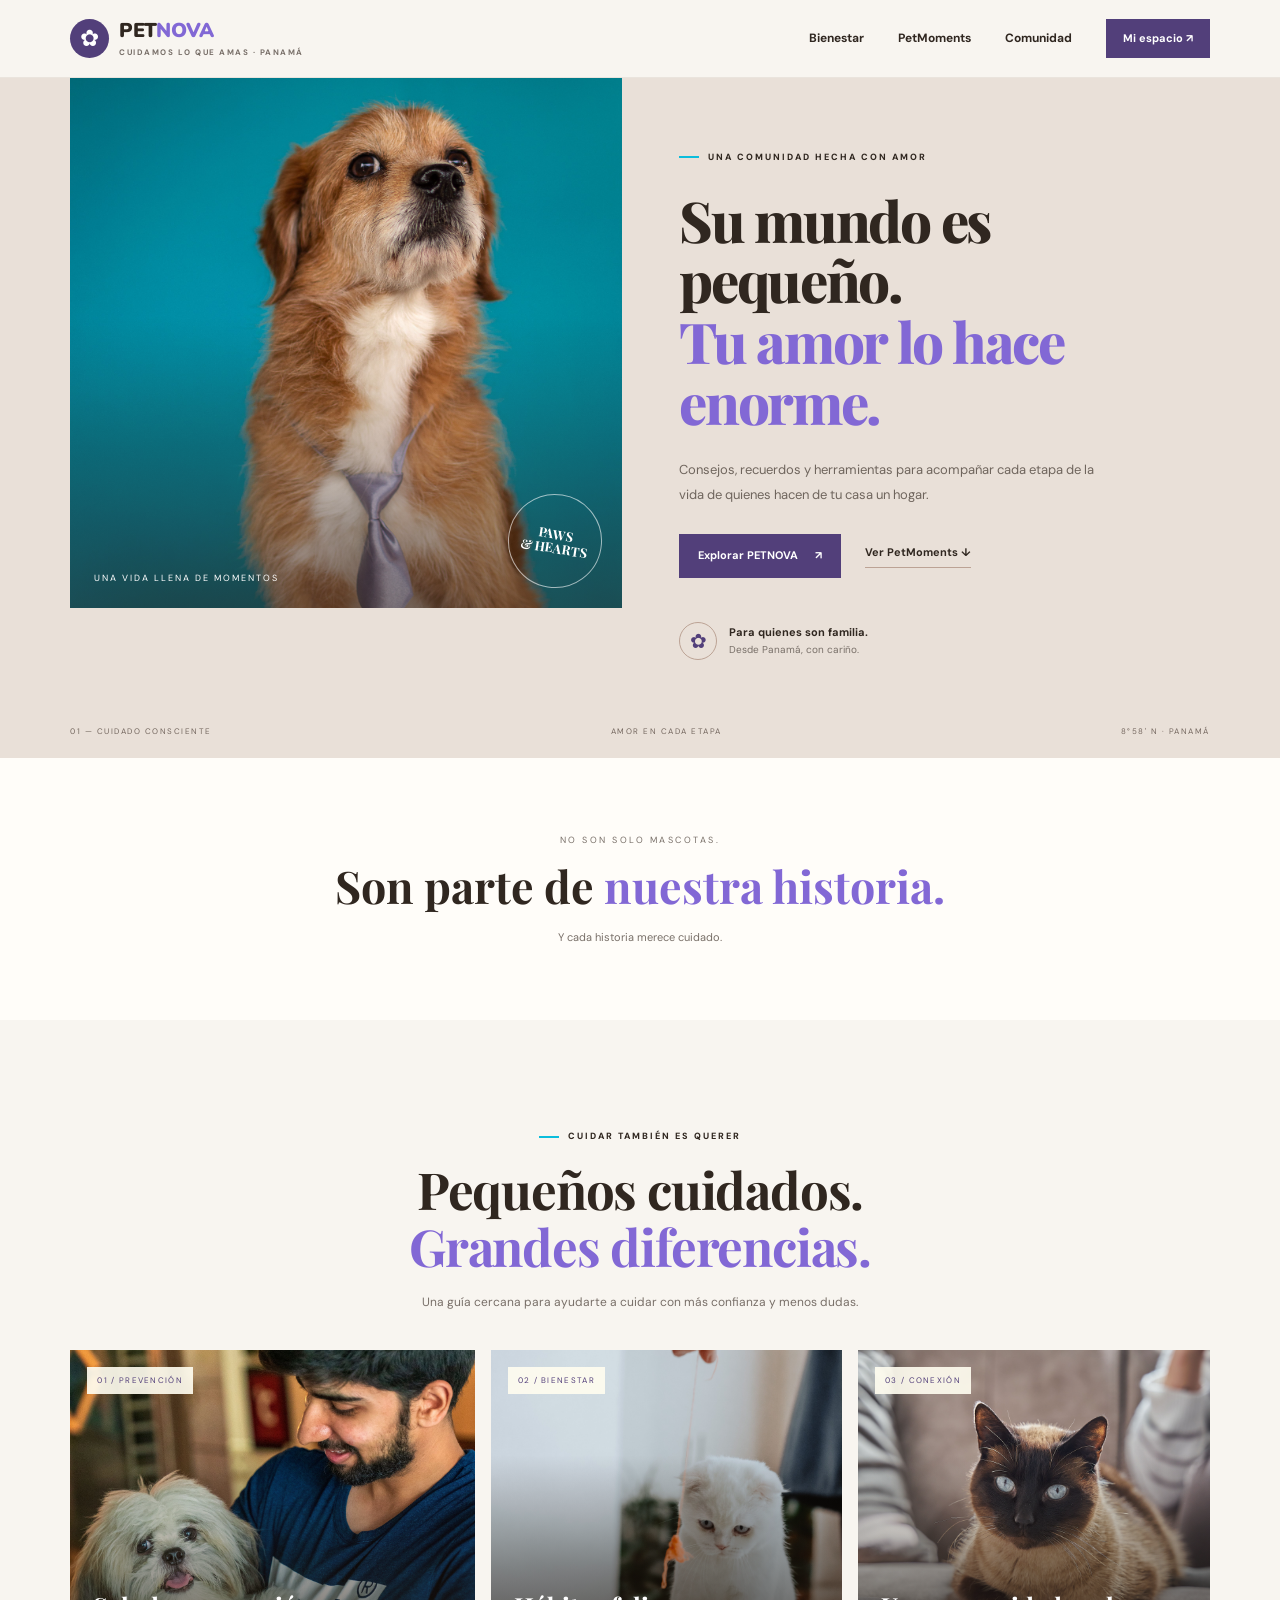
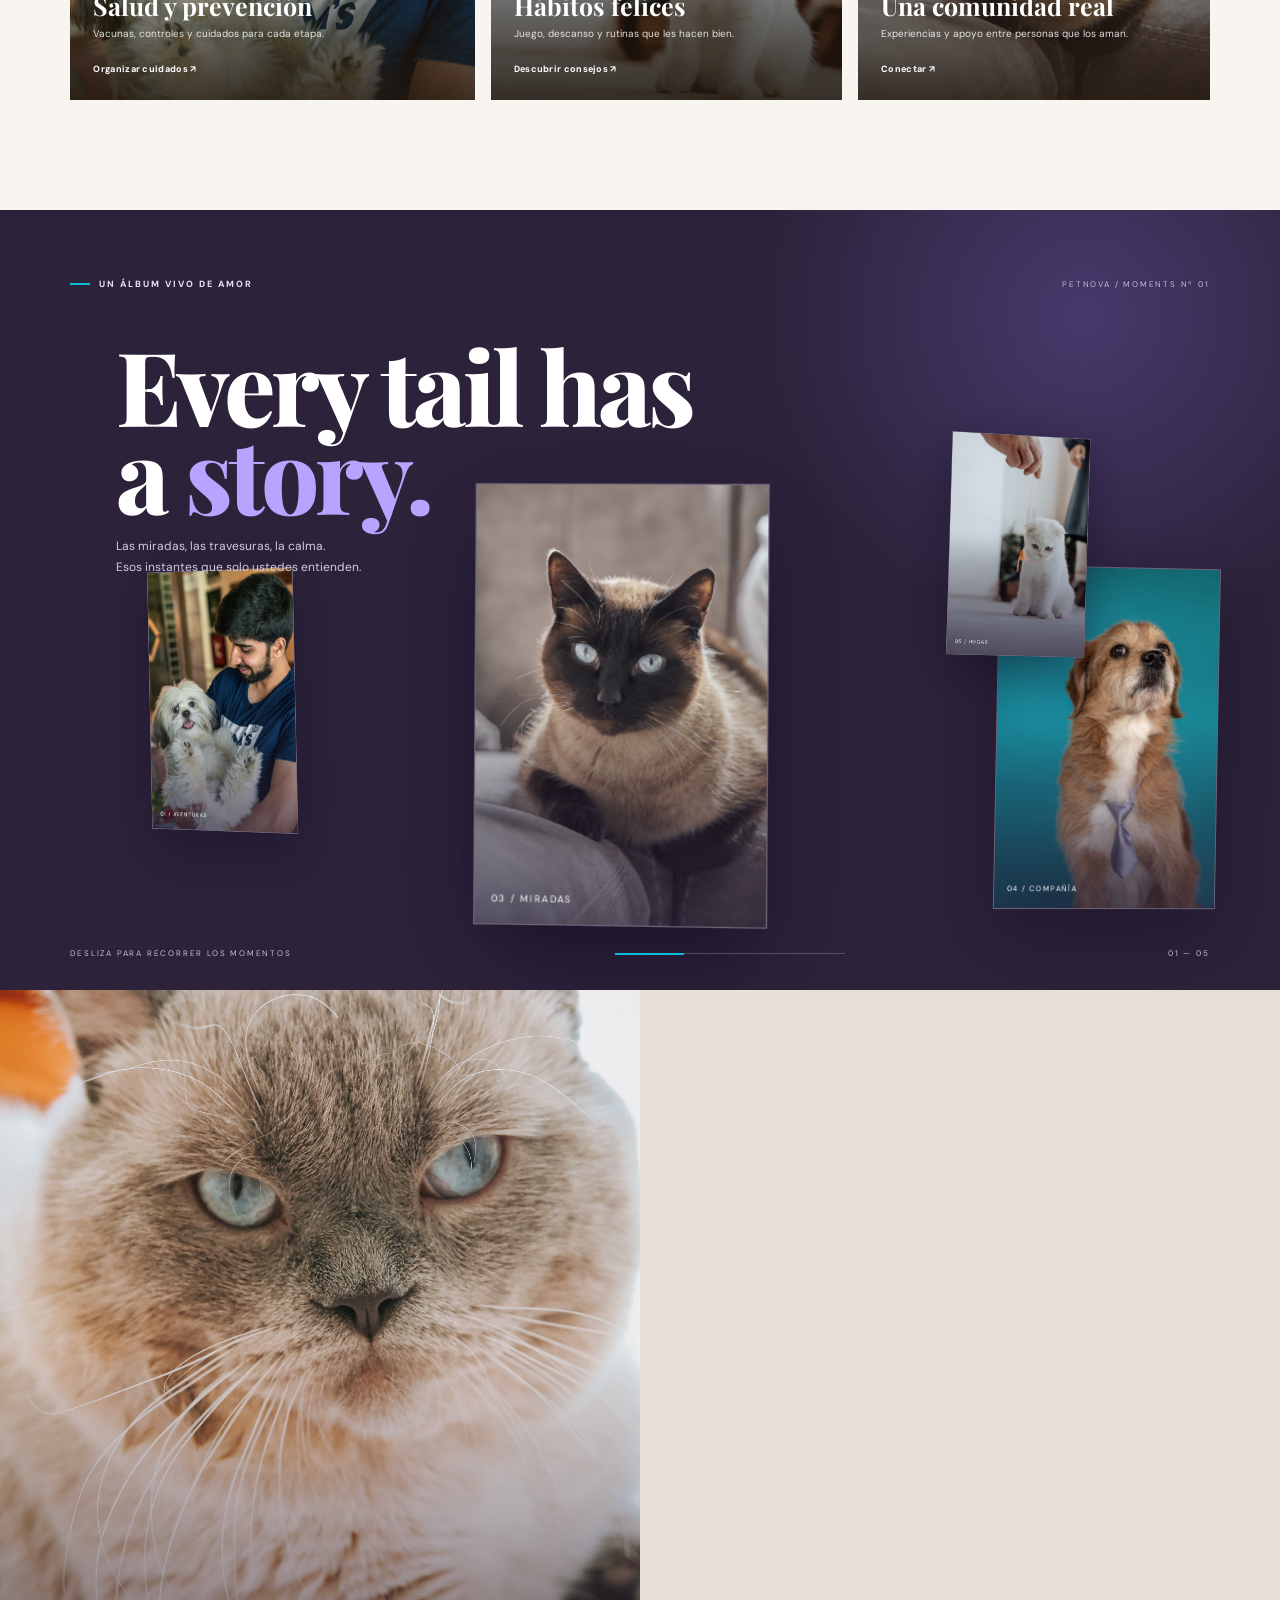
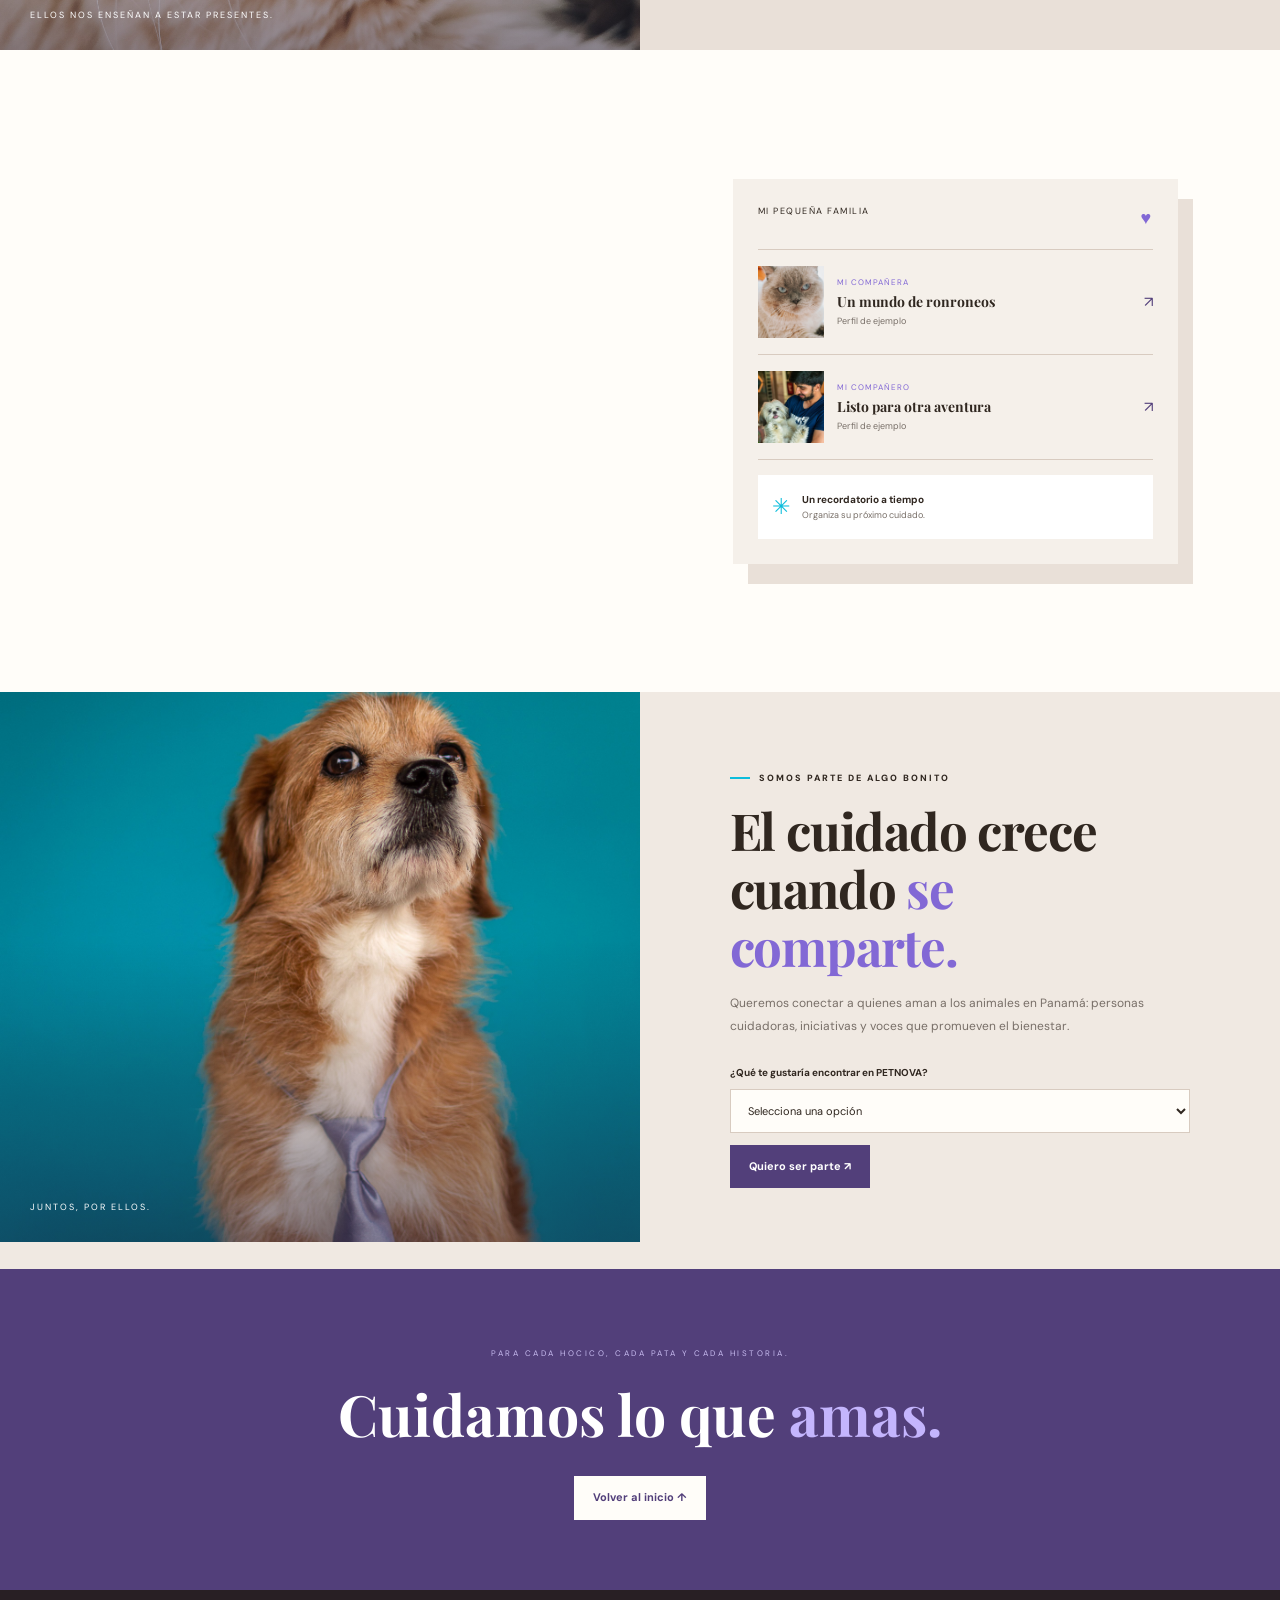
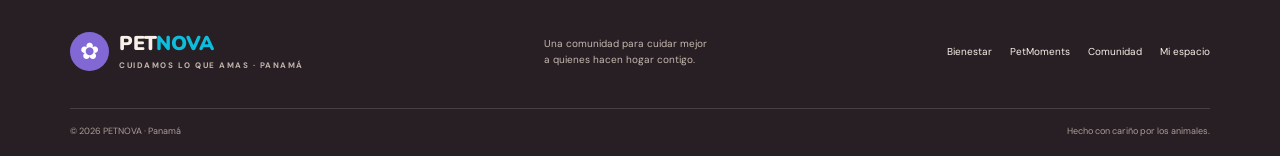
<file: index.html>
<!doctype html>
<html lang="es">
<head>
<meta charset="UTF-8"><meta name="viewport" content="width=device-width, initial-scale=1">
<meta name="theme-color" content="#e9e0d8">
<meta name="description" content="PETNOVA: una comunidad en Panamá para cuidar mejor a los animales que amamos.">
<title>PETNOVA — Cuidamos lo que amas</title>
<link rel="preconnect" href="https://fonts.googleapis.com"><link rel="preconnect" href="https://fonts.gstatic.com" crossorigin>
<link href="https://fonts.googleapis.com/css2?family=DM+Sans:wght@400;500;600;700&family=Nunito:wght@500;600;700;800;900&family=Playfair+Display:wght@600;700;800&display=swap" rel="stylesheet">
<link rel="stylesheet" href="ccs/estilos.css">
</head>
<body>
<a class="skip-link" href="#contenido">Saltar al contenido</a>
<header class="site-header">
 <a class="brand" href="#inicio" aria-label="PETNOVA inicio"><span class="brand-mark">✿</span><span class="brand-word">PET<span>NOVA</span><small>CUIDAMOS LO QUE AMAS · PANAMÁ</small></span></a>
 <button class="menu-toggle" id="menuToggle" aria-expanded="false" aria-controls="mainNav" aria-label="Abrir menú"><span></span><span></span><span></span></button>
 <nav class="main-nav" id="mainNav"><a href="#bienestar">Bienestar</a><a href="#petmoments">PetMoments</a><a href="#comunidad">Comunidad</a><button class="btn btn-small" id="openDashboard">Mi espacio ↗</button></nav>
</header>
<main id="contenido">
<section class="hero" id="inicio">
 <div class="hero-image"><img src="img/dog 2.jpg" alt="Perro mirando con curiosidad y ternura"><span class="hero-image-label">UNA VIDA LLENA DE MOMENTOS</span><span class="hero-stamp">PAWS<br> & HEARTS</span></div>
 <div class="hero-copy"><p class="eyebrow"><span></span> UNA COMUNIDAD HECHA CON AMOR</p><h1>Su mundo es pequeño.<br><em>Tu amor lo hace enorme.</em></h1><p class="hero-lead">Consejos, recuerdos y herramientas para acompañar cada etapa de la vida de quienes hacen de tu casa un hogar.</p><div class="hero-actions"><a class="btn btn-primary" href="#bienestar">Explorar PETNOVA <span>↗</span></a><a class="text-link" href="#petmoments">Ver PetMoments ↓</a></div><div class="hero-note"><span class="paw">✿</span><span><b>Para quienes son familia.</b><small>Desde Panamá, con cariño.</small></span></div></div>
 <div class="hero-bottomline"><span>01 — CUIDADO CONSCIENTE</span><span>AMOR EN CADA ETAPA</span><span>8°58' N · PANAMÁ</span></div>
</section>
<section class="intro-strip"><p>NO SON SOLO MASCOTAS.</p><h2>Son parte de <em>nuestra historia.</em></h2><span>Y cada historia merece cuidado.</span></section>
<section class="services section-wrap" id="bienestar"><div class="section-title"><p class="eyebrow"><span></span> CUIDAR TAMBIÉN ES QUERER</p><h2>Pequeños cuidados.<br><em>Grandes diferencias.</em></h2><p>Una guía cercana para ayudarte a cuidar con más confianza y menos dudas.</p></div>
 <div class="service-grid">
  <a class="service-card service-dog" href="#herramientas"><img src="img/dog 1.jpg" alt="Perro disfrutando de un paseo"><span class="service-tag">01 / PREVENCIÓN</span><div><h3>Salud y prevención</h3><p>Vacunas, controles y cuidados para cada etapa.</p><b>Organizar cuidados ↗</b></div></a>
  <a class="service-card service-cat" href="#recursos"><img src="img/cat 4.jpg" alt="Gato descansando"><span class="service-tag">02 / BIENESTAR</span><div><h3>Hábitos felices</h3><p>Juego, descanso y rutinas que les hacen bien.</p><b>Descubrir consejos ↗</b></div></a>
  <a class="service-card service-community" href="#comunidad"><img src="img/cat 2.jpg" alt="Gato mirando atentamente"><span class="service-tag">03 / CONEXIÓN</span><div><h3>Una comunidad real</h3><p>Experiencias y apoyo entre personas que los aman.</p><b>Conectar ↗</b></div></a>
 </div>
</section>
<section class="petmoments" id="petmoments"><div class="pm-top"><p class="eyebrow"><span></span> UN ÁLBUM VIVO DE AMOR</p><span class="pm-edition">PETNOVA / MOMENTS Nº 01</span></div><div class="pm-heading"><h2>Every tail has<br>a <em>story.</em></h2><p>Las miradas, las travesuras, la calma.<br>Esos instantes que solo ustedes entienden.</p></div><div class="pm-stage" aria-label="Galería de momentos con mascotas">
 <article class="pm-card pm-1"><img src="img/dog 1.jpg" alt="Un perro en un momento cotidiano"><span>01 / AVENTURAS</span></article><article class="pm-card pm-2"><img src="img/cat 1.jpg" alt="Gato relajado"><span>02 / PAUSA</span></article><article class="pm-card pm-3"><img src="img/cat 2.jpg" alt="La mirada de un gato"><span>03 / MIRADAS</span></article><article class="pm-card pm-4"><img src="img/dog 2.jpg" alt="Perro curioso"><span>04 / COMPAÑÍA</span></article><article class="pm-card pm-5"><img src="img/cat 4.jpg" alt="Gato en casa"><span>05 / HOGAR</span></article></div><div class="pm-bottom"><span>DESLIZA PARA RECORRER LOS MOMENTOS</span><span class="pm-progress"><i></i></span><span>01 — 05</span></div></section>
<section class="values"><div class="values-photo"><img src="img/cat 1.jpg" alt="Gato en un entorno tranquilo"><span>ELLOS NOS ENSEÑAN A ESTAR PRESENTES.</span></div><div class="values-copy"><p class="eyebrow"><span></span> NUESTRA FORMA DE VER EL CUIDADO</p><h2>Más cariño.<br>Más conocimiento.<br><em>Mejores días.</em></h2><div class="value-row"><span>01</span><div><b>Aprender sin juzgar</b><p>Información sencilla para tomar decisiones más conscientes.</p></div></div><div class="value-row"><span>02</span><div><b>Cuidar con intención</b><p>Pequeños hábitos y recordatorios para no dejar lo importante al azar.</p></div></div><div class="value-row"><span>03</span><div><b>Crecer en comunidad</b><p>El bienestar animal también se construye acompañándonos.</p></div></div></div></section>
<section class="workspace" id="herramientas"><div class="workspace-copy"><p class="eyebrow"><span></span> TU RINCÓN PETNOVA</p><h2>Todo su cuidado,<br><em>en un mismo lugar.</em></h2><p>Crea sus perfiles, anota fechas importantes y lleva un registro sencillo de sus cuidados.</p><ul><li>Perfiles para tus mascotas</li><li>Recordatorios de citas y cuidados</li><li>Notas para tener todo presente</li></ul><button class="btn btn-primary" id="openDashboard2">Entrar a mi espacio ↗</button><small>Prototipo: los datos se guardan en este navegador.</small></div><div class="workspace-card"><div class="workspace-card-head"><span>MI PEQUEÑA FAMILIA</span><span class="workspace-heart">♥</span></div><div class="workspace-pet"><img src="img/cat 1.jpg" alt=""><div><small>MI COMPAÑERA</small><b>Un mundo de ronroneos</b><span>Perfil de ejemplo</span></div><i>↗</i></div><div class="workspace-pet"><img src="img/dog 1.jpg" alt=""><div><small>MI COMPAÑERO</small><b>Listo para otra aventura</b><span>Perfil de ejemplo</span></div><i>↗</i></div><div class="workspace-reminder"><span>✳</span><div><b>Un recordatorio a tiempo</b><small>Organiza su próximo cuidado.</small></div></div></div></section>
<section class="community" id="comunidad"><div class="community-image"><img src="img/dog 2.jpg" alt="Perro como parte de una familia"><span>JUNTOS, POR ELLOS.</span></div><div class="community-copy"><p class="eyebrow"><span></span> SOMOS PARTE DE ALGO BONITO</p><h2>El cuidado crece<br>cuando <em>se comparte.</em></h2><p>Queremos conectar a quienes aman a los animales en Panamá: personas cuidadoras, iniciativas y voces que promueven el bienestar.</p><form id="interestForm"><label for="interest">¿Qué te gustaría encontrar en PETNOVA?</label><select id="interest" required><option value="">Selecciona una opción</option><option>Consejos de bienestar</option><option>Recordatorios y organización</option><option>Comunidad y actividades</option><option>Adopción responsable</option><option>Servicios para mascotas en Panamá</option></select><button class="btn btn-primary" type="submit">Quiero ser parte ↗</button><p class="form-feedback" id="interestFeedback" role="status"></p></form></div></section>
<section class="last-call" id="recursos"><p>PARA CADA HOCICO, CADA PATA Y CADA HISTORIA.</p><h2>Cuidamos lo que <em>amas.</em></h2><a class="btn btn-light" href="#inicio">Volver al inicio ↑</a></section>
</main>
<footer class="site-footer"><div class="footer-top"><a class="brand footer-brand" href="#inicio"><span class="brand-mark">✿</span><span class="brand-word">PET<span>NOVA</span><small>CUIDAMOS LO QUE AMAS · PANAMÁ</small></span></a><p>Una comunidad para cuidar mejor<br>a quienes hacen hogar contigo.</p><nav><a href="#bienestar">Bienestar</a><a href="#petmoments">PetMoments</a><a href="#comunidad">Comunidad</a><a href="#herramientas">Mi espacio</a></nav></div><div class="footer-bottom"><span>© <span id="currentYear"></span> PETNOVA · Panamá</span><span>Hecho con cariño por los animales.</span></div></footer>
  <dialog class="dashboard-modal" id="dashboardModal" aria-labelledby="modalTitle">
    <div class="modal-head"><div><span class="eyebrow">TU ESPACIO PERSONAL</span><h2 id="modalTitle">Mi PETNOVA</h2></div><button class="modal-close" id="closeDashboard" aria-label="Cerrar">×</button></div>
    <div class="modal-tabs" role="tablist" aria-label="Herramientas de mi espacio"><button class="modal-tab active" data-tab="petsPanel" role="tab" aria-selected="true">Mis mascotas</button><button class="modal-tab" data-tab="remindersPanel" role="tab" aria-selected="false">Recordatorios</button></div>
    <section class="modal-panel" id="petsPanel" role="tabpanel"><p class="modal-intro">Registra a tus compañeros para tener sus datos básicos a mano.</p><form id="petForm" class="compact-form"><div class="field-row"><div class="field"><label for="petName">Nombre</label><input id="petName" name="petName" maxlength="40" placeholder="Ej. Luna" required></div><div class="field"><label for="petSpecies">Especie</label><select id="petSpecies" name="petSpecies"><option>Perro</option><option>Gato</option><option>Otro</option></select></div></div><div class="field-row"><div class="field"><label for="petBirthday">Fecha de nacimiento (opcional)</label><input id="petBirthday" name="petBirthday" type="date"></div><div class="field"><label for="petNotes">Nota (opcional)</label><input id="petNotes" name="petNotes" maxlength="100" placeholder="Ej. le gusta pasear"></div></div><button class="btn btn-primary" type="submit">Añadir mascota +</button><p class="form-feedback" id="petFeedback" role="status"></p></form><div class="saved-list" id="petsList"></div></section>
    <section class="modal-panel" id="remindersPanel" role="tabpanel" hidden><p class="modal-intro">Anota vacunas, citas, baños u otras fechas de cuidado. Este prototipo no envía notificaciones externas.</p><form id="reminderForm" class="compact-form"><div class="field-row"><div class="field"><label for="reminderTitle">¿Qué necesitas recordar?</label><input id="reminderTitle" maxlength="70" placeholder="Ej. Consulta veterinaria" required></div><div class="field"><label for="reminderDate">Fecha</label><input id="reminderDate" type="date" required></div></div><div class="field"><label for="reminderPet">Mascota (opcional)</label><select id="reminderPet"><option value="">Sin asignar</option></select></div><button class="btn btn-primary" type="submit">Guardar recordatorio +</button><p class="form-feedback" id="reminderFeedback" role="status"></p></form><div class="saved-list" id="remindersList"></div></section>
    <p class="modal-privacy">Tus registros se guardan localmente en este navegador. No introduzcas información sensible.</p>
  </dialog>

<div class="toast" id="toast" role="status" aria-live="polite"></div>
<script src="script.js"></script><script src="transiciones.js"></script>
</body></html>
</file>
<file: ccs/estilos.css>
@import url('https://fonts.googleapis.com/css2?family=DM+Sans:wght@400;500;600;700&family=Nunito:wght@600;700;800;900&family=Playfair+Display:wght@600;700;800&display=swap');
:root{--purple:#8268d5;--cyan:#0cbddc;--deep:#523f7a;--ink:#302720;--muted:#786f68;--paper:#f8f5f0;--sand:#e9e0d8;--clay:#bca395;--white:#fffdf9;--line:#d8cbc0;--serif:'Playfair Display',Georgia,serif;--sans:'DM Sans',sans-serif;--round:'Nunito',sans-serif}
*{box-sizing:border-box}html{scroll-behavior:smooth;scroll-padding-top:80px}body{margin:0;background:var(--paper);color:var(--ink);font:15px/1.6 var(--sans)}body.modal-open{overflow:hidden}img{display:block;width:100%;height:100%;object-fit:cover}a{color:inherit;text-decoration:none}button,input,select{font:inherit}button{cursor:pointer}.skip-link{position:absolute;top:-60px;left:10px;z-index:100;background:white;padding:10px}.skip-link:focus{top:10px}.site-header{height:78px;display:flex;align-items:center;justify-content:space-between;padding:0 5.5%;position:sticky;top:0;z-index:30;background:#f8f5f0ed;backdrop-filter:blur(18px);border-bottom:1px solid #d8cbc066}.brand{display:flex;align-items:center;gap:10px}.brand-mark{width:39px;height:39px;border-radius:50%;display:grid;place-items:center;background:var(--deep);color:#fff;font-size:23px}.brand-word{font:900 20px/1 var(--round);letter-spacing:-.7px}.brand-word>span{color:var(--purple)}.brand-word small{display:block;font:700 8px var(--sans);letter-spacing:1.5px;color:var(--muted);margin-top:6px}.main-nav{display:flex;align-items:center;gap:34px;font-size:12px;font-weight:700}.main-nav>a:hover{color:var(--purple)}.menu-toggle{display:none}.btn{border:0;display:inline-flex;align-items:center;justify-content:center;gap:17px;padding:13px 19px;background:var(--deep);color:white;font-size:11px;font-weight:700;transition:transform .25s,background .25s}.btn:hover{transform:translateY(-2px);background:var(--purple)}.btn-small{padding:11px 17px}.btn-primary{background:var(--deep)}.btn-light{background:var(--white);color:var(--deep)}.text-link{font-size:11px;font-weight:700;border-bottom:1px solid var(--clay);padding-bottom:5px}.eyebrow{font-size:9px;letter-spacing:2px;font-weight:800;display:flex;align-items:center;gap:9px}.eyebrow>span{display:inline-block;width:20px;height:2px;background:var(--cyan)}.hero{min-height:680px;display:grid;grid-template-columns:1.02fr .98fr;position:relative;background:var(--sand);padding:0 5.5% 60px;gap:5%;align-items:center;overflow:hidden}.hero-image{height:530px;position:relative;align-self:start;margin-top:0;overflow:hidden;background:#bca395}.hero-image:after{content:'';position:absolute;inset:45% 0 0;background:linear-gradient(transparent,#34241b80)}.hero-image img{object-position:55% center;transition:transform 1.2s}.hero-image:hover img{transform:scale(1.035)}.hero-image-label{position:absolute;bottom:23px;left:24px;z-index:1;color:white;font-size:9px;letter-spacing:2px}.hero-stamp{position:absolute;z-index:2;right:20px;bottom:20px;width:94px;height:94px;border:1px solid #fff9;border-radius:50%;display:grid;place-content:center;text-align:center;color:white;font:700 13px/1.1 var(--serif);transform:rotate(9deg)}.hero-copy{padding:35px 0 10px;max-width:560px}.hero-copy h1{font:800 clamp(38px,4.4vw,66px)/1.08 var(--serif);letter-spacing:-2.3px;margin:25px 0}.hero-copy h1 em,.section-title h2 em,.pm-heading h2 em,.values-copy h2 em,.workspace-copy h2 em,.community-copy h2 em,.last-call h2 em{font-style:normal;color:var(--purple)}.hero-lead{max-width:430px;color:#6f655d;font-size:13px;line-height:1.9}.hero-actions{display:flex;align-items:center;gap:24px;margin-top:27px;flex-wrap:wrap}.hero-note{display:flex;align-items:center;gap:12px;margin-top:44px}.paw{width:38px;height:38px;display:grid;place-items:center;border:1px solid var(--clay);border-radius:50%;color:var(--deep);font-size:20px}.hero-note b,.hero-note small{display:block}.hero-note b{font-size:11px}.hero-note small{font-size:10px;color:var(--muted)}.hero-bottomline{position:absolute;bottom:20px;left:5.5%;right:5.5%;display:flex;justify-content:space-between;color:#74675f;font-size:8px;letter-spacing:1.5px}.intro-strip{text-align:center;padding:66px 20px 72px;background:var(--white)}.intro-strip>p{font-size:9px;letter-spacing:2.5px;color:var(--muted)}.intro-strip h2{font:700 clamp(28px,3.5vw,45px) var(--serif);margin:9px 0}.intro-strip em{font-style:normal;color:var(--purple)}.intro-strip>span{font-size:11px;color:var(--muted)}.section-wrap{width:min(1180px,89%);margin:auto}.services{padding-top:100px;padding-bottom:110px}.section-title{text-align:center;max-width:600px;margin:0 auto 38px}.section-title .eyebrow{justify-content:center}.section-title h2,.values-copy h2,.workspace-copy h2,.community-copy h2{font:700 clamp(34px,4vw,51px)/1.13 var(--serif);letter-spacing:-1.2px;margin:17px 0}.section-title>p:last-child,.community-copy>p:not(.eyebrow){font-size:12px;color:var(--muted);max-width:470px;margin:0 auto}.service-grid{display:grid;grid-template-columns:1.15fr 1fr 1fr;gap:16px}.service-card{position:relative;min-height:350px;overflow:hidden;background:#d7c6b9;isolation:isolate}.service-card:after{content:'';position:absolute;inset:30% 0 0;background:linear-gradient(transparent,#21170edb);z-index:0}.service-card img{position:absolute;inset:0;transition:transform .8s;object-position:center}.service-card:hover img{transform:scale(1.05)}.service-tag{position:absolute;top:17px;left:17px;background:#fffdf0e8;color:var(--deep);padding:7px 10px;font-size:8px;letter-spacing:1.3px;z-index:1}.service-card>div{position:absolute;z-index:1;left:23px;right:18px;bottom:21px;color:white}.service-card h3{font:700 25px var(--serif);margin:0 0 4px}.service-card p{font-size:10px;color:#ffffffd9;margin:0 0 13px}.service-card b{font-size:9px;letter-spacing:.3px}.petmoments{min-height:780px;position:relative;overflow:hidden;background:#2c233b;color:white;padding:58px 5.5% 32px;isolation:isolate}.petmoments:before{content:'';position:absolute;width:650px;height:650px;border-radius:50%;background:radial-gradient(circle,#8268d550,transparent 70%);top:-220px;right:-130px;pointer-events:none}.pm-top,.pm-bottom{position:relative;z-index:3;display:flex;align-items:center;justify-content:space-between}.petmoments .eyebrow{color:#e6dff5}.pm-edition,.pm-bottom{font-size:8px;letter-spacing:1.8px;color:#c8bdd6}.pm-heading{position:relative;z-index:3;margin:40px 0 0 4%;pointer-events:none}.pm-heading h2{font:800 clamp(55px,8vw,112px)/.86 var(--serif);letter-spacing:-4px;margin:0}.pm-heading h2 em{color:#b7a4ff}.pm-heading p{font-size:12px;line-height:1.8;color:#d4cbdc;margin-top:19px}.pm-stage{position:absolute;inset:0;perspective:1200px;perspective-origin:55% 50%;pointer-events:none}.pm-card{position:absolute;left:57%;top:53%;width:clamp(150px,19vw,250px);height:clamp(220px,29vw,365px);background:#453752;border:1px solid #ffffff38;box-shadow:0 25px 75px #100a1e70;overflow:hidden;transform-style:preserve-3d;will-change:transform}.pm-card:after{content:'';position:absolute;inset:45% 0 0;background:linear-gradient(transparent,#211a32a8)}.pm-card img{filter:saturate(.78);transition:filter .4s,transform .8s}.pm-card span{position:absolute;z-index:1;bottom:14px;left:14px;font-size:8px;letter-spacing:1.4px}.pm-1{--x:-34vw;--y:7vh;--z:-90px;--r:-12deg;--s:.77}.pm-2{--x:-17vw;--y:14vh;--z:10px;--r:-7deg;--s:.91}.pm-3{--x:1vw;--y:5vh;--z:140px;--r:3deg;--s:1.04}.pm-4{--x:20vw;--y:14vh;--z:30px;--r:9deg;--s:.91}.pm-5{--x:35vw;--y:-12vh;--z:-160px;--r:15deg;--s:.7}.pm-bottom{position:absolute;left:5.5%;right:5.5%;bottom:30px}.pm-progress{height:1px;background:#ffffff35;flex:1;max-width:230px}.pm-progress i{display:block;height:2px;width:30%;background:var(--cyan)}.values{display:grid;grid-template-columns:1fr 1fr;background:#e9e0d8}.values-photo{height:660px;position:relative;overflow:hidden}.values-photo:after{content:'';position:absolute;inset:55% 0 0;background:linear-gradient(transparent,#211a3266)}.values-photo img{object-position:center}.values-photo>span{position:absolute;bottom:28px;left:30px;z-index:1;color:white;font-size:9px;letter-spacing:2px}.values-copy{padding:75px clamp(35px,7vw,100px);align-self:center}.values-copy h2{margin-bottom:35px}.value-row{display:grid;grid-template-columns:32px 1fr;gap:14px;padding:17px 0;border-top:1px solid #cdbdb0}.value-row>span{font:700 12px var(--serif);color:var(--purple)}.value-row b{font-size:12px}.value-row p{font-size:10px;color:var(--muted);margin:4px 0 0}.workspace{padding:105px 8%;display:grid;grid-template-columns:1fr .85fr;gap:10%;align-items:center;background:var(--white)}.workspace-copy h2{margin:18px 0}.workspace-copy>p:not(.eyebrow){font-size:12px;color:var(--muted);max-width:410px}.workspace-copy ul{list-style:none;padding:0;margin:24px 0}.workspace-copy li{padding:8px 0;font-size:11px}.workspace-copy li:before{content:'✳';color:var(--cyan);margin-right:11px}.workspace-copy>small{display:block;color:var(--muted);font-size:9px;margin-top:12px}.workspace-card{background:#f5f0ea;padding:25px;box-shadow:15px 20px 0 #e9e0d8}.workspace-card-head{display:flex;justify-content:space-between;font-size:9px;letter-spacing:1.5px;border-bottom:1px solid var(--line);padding-bottom:17px}.workspace-heart{color:var(--purple);font-size:18px}.workspace-pet{display:flex;align-items:center;gap:13px;padding:16px 0;border-bottom:1px solid var(--line)}.workspace-pet img{width:66px;height:72px;object-fit:cover}.workspace-pet div{flex:1}.workspace-pet small,.workspace-pet b,.workspace-pet span{display:block}.workspace-pet small{font-size:8px;letter-spacing:1px;color:var(--purple)}.workspace-pet b{font:700 14px var(--serif);margin:3px 0}.workspace-pet div span{font-size:9px;color:var(--muted)}.workspace-pet i{font-style:normal;color:var(--deep)}.workspace-reminder{display:flex;align-items:center;gap:12px;background:white;padding:14px;margin-top:15px}.workspace-reminder>span{font-size:22px;color:var(--cyan)}.workspace-reminder b,.workspace-reminder small{display:block}.workspace-reminder b{font-size:10px}.workspace-reminder small{font-size:9px;color:var(--muted)}.community{display:grid;grid-template-columns:1fr 1fr;background:#f0e9e2}.community-image{height:550px;position:relative;overflow:hidden}.community-image:after{content:'';position:absolute;inset:45% 0 0;background:linear-gradient(transparent,#211a326b)}.community-image>span{position:absolute;bottom:28px;left:30px;z-index:1;color:white;font-size:9px;letter-spacing:2px}.community-copy{padding:70px clamp(35px,7vw,95px);align-self:center}.community-copy>p:not(.eyebrow){margin:0;line-height:1.9}.community-copy form{margin-top:27px}.community-copy label{display:block;font-size:10px;font-weight:700;margin-bottom:8px}.community-copy select,.field input,.field select{width:100%;padding:13px;background:#fffdf9;border:1px solid var(--line);color:var(--ink);font-size:11px}.community-copy form .btn{margin-top:12px}.form-feedback{font-size:11px;color:var(--deep)}.last-call{text-align:center;background:var(--deep);color:white;padding:70px 20px}.last-call>p{font-size:8px;letter-spacing:2.5px;color:#c7bbef}.last-call h2{font:700 clamp(34px,5vw,57px) var(--serif);margin:15px 0 25px}.last-call h2 em{color:#c4b5fd}.site-footer{background:#281f24;color:#f8f1e9;padding:36px 5.5% 18px}.footer-top{display:flex;align-items:center;justify-content:space-between;gap:25px;padding-bottom:30px}.footer-brand .brand-mark{background:var(--purple)}.footer-brand .brand-word>span{color:var(--cyan)}.footer-brand .brand-word small{color:#c3b5ad}.footer-top>p{font-size:10px;color:#c7b9b1}.footer-top nav{display:flex;gap:18px;flex-wrap:wrap;font-size:10px}.footer-top nav a:hover{color:var(--cyan)}.footer-bottom{border-top:1px solid #ffffff24;padding-top:15px;display:flex;justify-content:space-between;color:#ad9d96;font-size:9px}.dashboard-modal{border:0;padding:0;width:min(620px,calc(100% - 28px));max-height:90vh;overflow:auto;background:var(--paper);color:var(--ink);box-shadow:0 25px 100px #160d1c50}.dashboard-modal::backdrop{background:#211a32b8;backdrop-filter:blur(5px)}.modal-head{display:flex;justify-content:space-between;align-items:center;padding:24px 25px 15px}.modal-head h2{font:700 28px var(--serif);margin:5px 0}.modal-close{border:0;background:var(--sand);width:34px;height:34px;border-radius:50%;font-size:23px}.modal-tabs{display:flex;gap:8px;padding:0 25px 15px;border-bottom:1px solid var(--line)}.modal-tab{border:1px solid var(--line);padding:9px 12px;background:transparent;font-size:11px}.modal-tab.active{background:var(--deep);color:white}.modal-panel{padding:20px 25px}.modal-intro{font-size:12px;color:var(--muted)}.compact-form{display:grid;gap:13px}.field-row{display:grid;grid-template-columns:1fr 1fr;gap:12px}.field{display:grid;gap:5px}.field label{font-size:10px;font-weight:700}.compact-form .btn{justify-self:start}.modal-privacy{padding:0 25px 22px;font-size:10px;color:var(--muted)}.saved-list{display:grid;gap:8px;margin-top:16px}.saved-list:empty{display:none}.saved-item,.saved-list>div{background:white;border:1px solid var(--line);padding:12px;font-size:12px}.toast{position:fixed;bottom:20px;left:50%;transform:translate(-50%,20px);opacity:0;pointer-events:none;background:var(--deep);color:white;padding:12px 18px;font-size:12px;z-index:100;transition:.25s}.toast.show{opacity:1;transform:translate(-50%,0)}[data-reveal]{opacity:0;transform:translateY(22px);transition:opacity .7s,transform .7s}[data-reveal].is-visible{opacity:1;transform:none}
@media(min-width:761px){.pm-card{transform:translate3d(calc(-50% + var(--x)),calc(-50% + var(--y)),var(--z)) rotateY(var(--r)) rotateZ(calc(var(--r)*.12)) scale(var(--s))}.pm-card:nth-child(odd){margin-top:5px}}
@media(max-width:900px){.hero{min-height:590px;gap:4%;padding-inline:4%}.hero-image{height:450px}.hero-copy h1{font-size:clamp(35px,5.5vw,53px)}.service-card{min-height:310px}.values-photo,.community-image{height:520px}.values-copy,.community-copy{padding:50px 35px}.workspace{padding-inline:6%;gap:6%}.pm-heading{margin-top:55px}.pm-card{left:63%}}
@media(max-width:700px){.site-header{height:68px;padding:0 5%}.brand-mark{width:34px;height:34px}.brand-word{font-size:18px}.menu-toggle{display:flex;flex-direction:column;gap:5px;border:0;background:transparent;padding:8px}.menu-toggle span{display:block;width:22px;height:2px;background:var(--deep)}.main-nav{display:none;position:absolute;top:67px;left:0;right:0;padding:20px 6%;background:var(--paper);border-bottom:1px solid var(--line);flex-direction:column;align-items:stretch;gap:18px}.main-nav.open{display:flex}.hero{display:flex;flex-direction:column-reverse;align-items:stretch;padding:0 0 55px;gap:0}.hero-copy{padding:38px 7% 20px}.hero-copy h1{font-size:clamp(38px,10vw,56px);letter-spacing:-1.5px}.hero-image{height:390px;margin:0 5%;}.hero-stamp{width:76px;height:76px;font-size:11px}.hero-bottomline{left:7%;right:7%;font-size:7px;letter-spacing:.8px}.hero-bottomline span:nth-child(2){display:none}.intro-strip{padding:50px 18px}.services{padding-top:70px;padding-bottom:75px}.section-title h2,.values-copy h2,.workspace-copy h2,.community-copy h2{font-size:36px}.service-grid{grid-template-columns:1fr;gap:12px}.service-card{min-height:350px}.service-card h3{font-size:27px}.petmoments{min-height:760px;padding:32px 6%}.pm-top{align-items:flex-start;gap:15px}.pm-top .eyebrow{font-size:8px;letter-spacing:1px}.pm-edition{font-size:7px;text-align:right}.pm-heading{margin:45px 0 0}.pm-heading h2{font-size:clamp(54px,14vw,84px);letter-spacing:-2px}.pm-heading p{font-size:11px}.pm-stage{top:170px}.pm-card{left:53%;top:68%;width:clamp(135px,43vw,195px);height:clamp(205px,62vw,285px)}.pm-1{--x:-49vw;--y:12vh;--z:-70px;--r:-12deg;--s:.72}.pm-2{--x:-28vw;--y:17vh;--z:0px;--r:-7deg;--s:.83}.pm-3{--x:-5vw;--y:9vh;--z:80px;--r:3deg;--s:.96}.pm-4{--x:20vw;--y:15vh;--z:0px;--r:9deg;--s:.8}.pm-5{--x:43vw;--y:-2vh;--z:-100px;--r:15deg;--s:.65}.pm-bottom{left:6%;right:6%;bottom:22px;font-size:7px;letter-spacing:.8px}.pm-progress{max-width:75px}.values,.community{grid-template-columns:1fr}.values-photo,.community-image{height:390px}.values-copy,.community-copy{padding:48px 7%}.workspace{grid-template-columns:1fr;padding:70px 7%;gap:35px}.workspace-card{padding:18px;box-shadow:8px 10px 0 var(--sand)}.last-call{padding:55px 20px}.footer-top{align-items:flex-start;flex-direction:column;gap:17px}.footer-top nav{gap:15px}.footer-bottom{gap:12px;flex-direction:column}.field-row{grid-template-columns:1fr}.modal-head,.modal-panel{padding-left:18px;padding-right:18px}.modal-tabs{padding-left:18px;padding-right:18px}}
@media(prefers-reduced-motion:reduce){html{scroll-behavior:auto}*,*:before,*:after{animation-duration:.01ms!important;transition-duration:.01ms!important}[data-reveal]{opacity:1;transform:none}}
</file>
